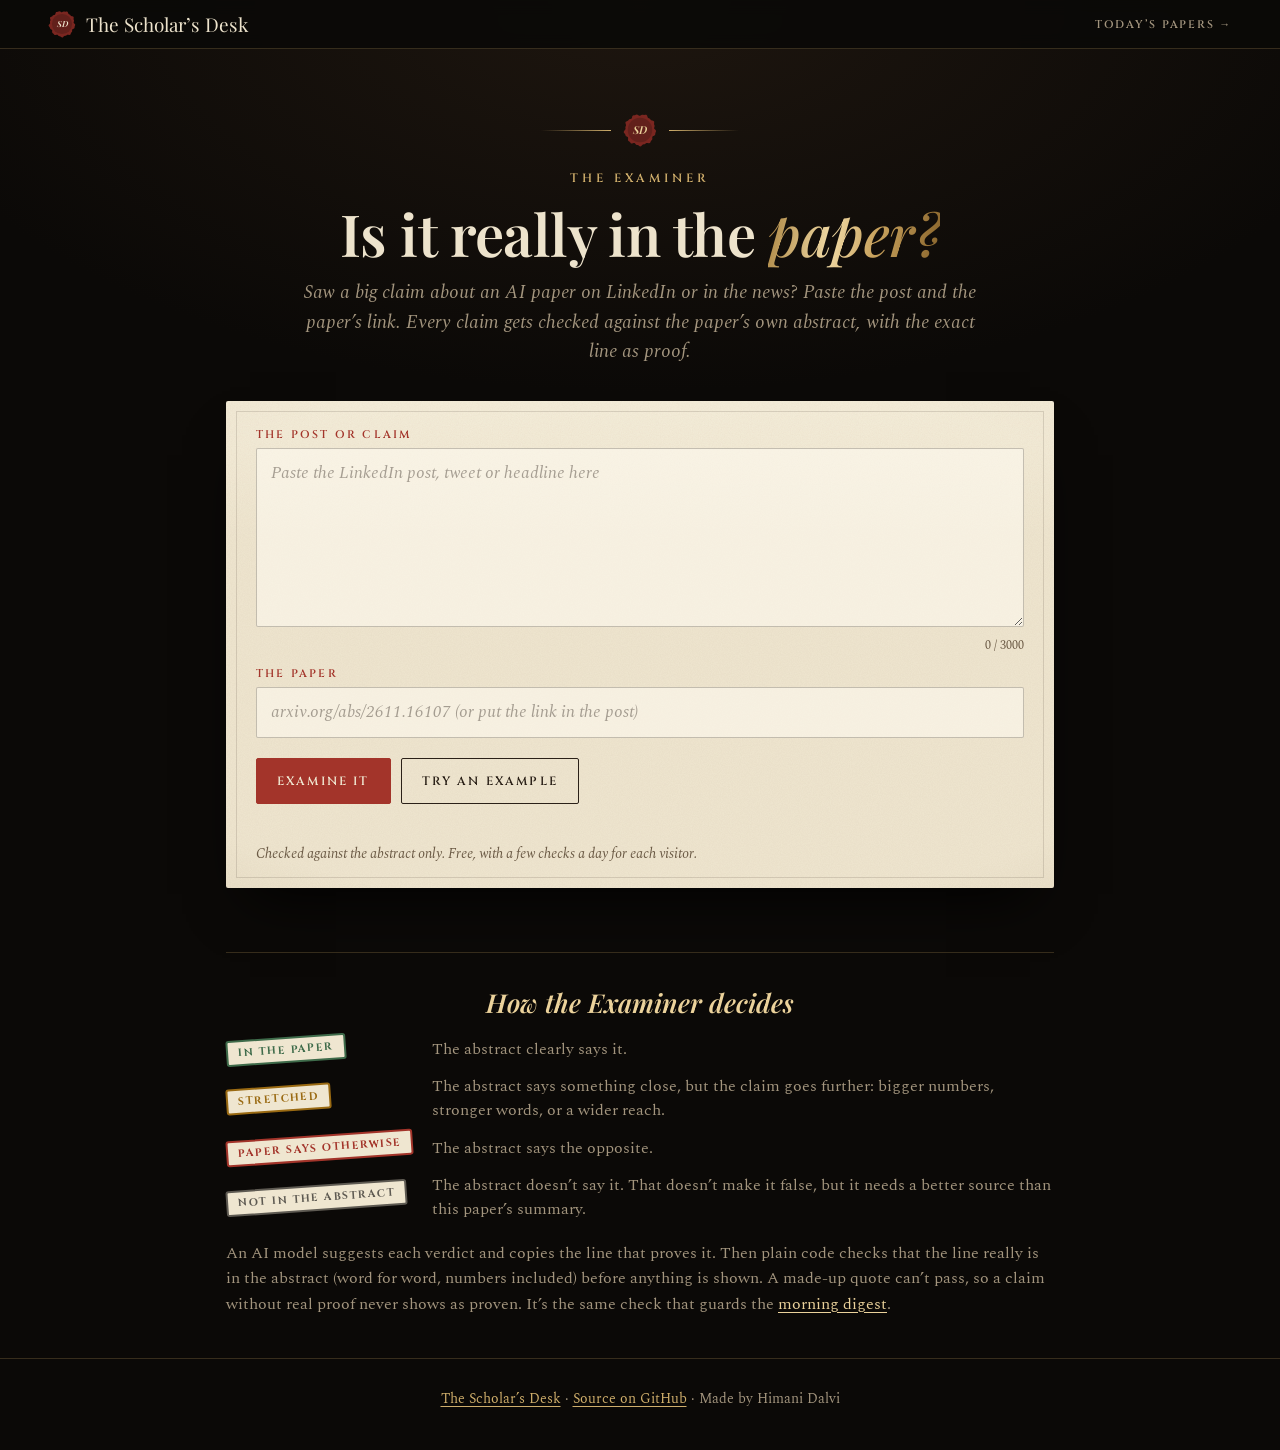
<file: check.html>
<!doctype html>
<html lang="en">
<head>
<meta charset="utf-8">
<meta name="viewport" content="width=device-width, initial-scale=1, viewport-fit=cover">
<style>body{margin:0}[hidden]{display:none!important}</style>
<title>The Examiner · The Scholar's Desk</title>
<meta name="description" content="Saw a big claim about an AI paper? Paste the post and the paper link. Every claim is checked against the paper's own abstract, with the exact line as proof.">
<meta property="og:title" content="Is it really in the paper? · The Examiner">
<meta property="og:description" content="Paste a post about an AI paper. Every claim is checked against the paper's own abstract, with the exact line as proof.">
<meta property="og:type" content="website">
<meta property="og:url" content="https://hixyt.github.io/scholars-desk/check.html">
<meta property="og:image" content="https://hixyt.github.io/scholars-desk/assets/og-check.png">
<meta property="og:image:width" content="1200">
<meta property="og:image:height" content="630">
<meta property="og:image:alt" content="A parchment card with two claims, one stamped In the paper and one stamped Not in the abstract, under the words Is it really in the paper?">
<meta name="twitter:card" content="summary_large_image">
<meta name="theme-color" content="#0B0907">
<link rel="icon" type="image/svg+xml" href="assets/favicon.svg">
<link rel="stylesheet" href="https://fonts.googleapis.com/css2?family=Spectral:ital,wght@0,400;0,500;1,400&family=Playfair+Display:ital,wght@0,600;1,500;1,600&family=Cinzel:wght@500;600;700&family=IM+Fell+English:ital@0;1&display=swap">
<link rel="stylesheet" href="site/check.css?v=4ef207d2">
</head>
<body>
<header class="bar">
  <a class="brand" href="./">
    <svg width="28" height="28" viewBox="0 0 100 100" aria-hidden="true"><polygon data-seal fill="#7A2620"></polygon><circle cx="50" cy="50" r="36" fill="#62201B"></circle><text x="50" y="60" text-anchor="middle" fill="#EDE3CC" style="font:italic 600 30px var(--display)">SD</text></svg>
    The Scholar’s Desk
  </a>
  <a class="bar-link" href="./#folio">Today’s papers →</a>
</header>

<main class="wrap">
  <header class="head">
    <span class="orn" aria-hidden="true"><i></i><svg viewBox="0 0 100 100"><polygon data-seal fill="#7A2620"></polygon><circle cx="50" cy="50" r="36" fill="#62201B"></circle><text x="50" y="61" text-anchor="middle" fill="#EBD29B" style="font:italic 600 32px var(--display)">SD</text></svg><i></i></span>
    <span class="numeral">The Examiner</span>
    <h1>Is it really in the <em>paper?</em></h1>
    <p class="dek">Saw a big claim about an AI paper on LinkedIn or in the news? Paste the post and the paper’s link. Every claim gets checked against the paper’s own abstract, with the exact line as proof.</p>
  </header>

  <p class="closed" id="closed" hidden>The Examiner opens soon. Until then, every line in the <a href="./#margins">morning digest</a> is checked the same way.</p>

  <form class="docket" id="docket" novalidate>
    <label class="f-label" for="post">The post or claim</label>
    <textarea id="post" rows="6" maxlength="3000" placeholder="Paste the LinkedIn post, tweet or headline here"></textarea>
    <p class="count" id="count">0 / 3000</p>
    <label class="f-label" for="paper">The paper</label>
    <input id="paper" type="text" inputmode="url" autocomplete="off" spellcheck="false" placeholder="arxiv.org/abs/2611.16107 (or put the link in the post)">
    <div class="f-actions">
      <button type="submit" class="btn red" id="go">Examine it</button>
      <button type="button" class="btn" id="example">Try an example</button>
    </div>
    <p class="f-msg" id="msg" aria-live="polite"></p>
    <p class="f-small">Checked against the abstract only. Free, with a few checks a day for each visitor.</p>
  </form>

  <section class="work" id="work" hidden aria-live="polite">
    <ol class="steps">
      <li data-step="0">Fetching the abstract from arXiv</li>
      <li data-step="1">Pulling the claims out of the post</li>
      <li data-step="2">Checking each claim against the abstract</li>
      <li data-step="3">Making sure every quote is really there</li>
    </ol>
  </section>

  <section class="verdict" id="verdict" hidden></section>

  <section class="how">
    <h2>How the Examiner decides</h2>
    <dl class="legend">
      <div><dt><span class="stamp s-supported">In the paper</span></dt><dd>The abstract clearly says it.</dd></div>
      <div><dt><span class="stamp s-overstated">Stretched</span></dt><dd>The abstract says something close, but the claim goes further: bigger numbers, stronger words, or a wider reach.</dd></div>
      <div><dt><span class="stamp s-contradicted">Paper says otherwise</span></dt><dd>The abstract says the opposite.</dd></div>
      <div><dt><span class="stamp s-not_in_abstract">Not in the abstract</span></dt><dd>The abstract doesn’t say it. That doesn’t make it false, but it needs a better source than this paper’s summary.</dd></div>
    </dl>
    <p>An AI model suggests each verdict and copies the line that proves it. Then plain code checks that the line really is in the abstract (word for word, numbers included) before anything is shown. A made-up quote can’t pass, so a claim without real proof never shows as proven. It’s the same check that guards the <a href="./#margins">morning digest</a>.</p>
  </section>
</main>

<footer class="foot">
  <a href="./">The Scholar’s Desk</a> · <a href="https://github.com/hixyt/scholars-desk">Source on GitHub</a> · Made by Himani Dalvi
</footer>

<script>window.SD_DESK = {"fn": "https://moflbxuaozrcsqbzrwwt.supabase.co/functions/v1/desk", "checker": true};</script>
<script src="site/check.js?v=4ef207d2"></script>
</body>
</html>
</file>
<file: site/check.css>
/* The Examiner (check.html): the claim checker. Same palette and type as the main site. */
:root{
  --ink:#0B0907;--ink-2:#14100C;--parchment:#EDE3CC;--muted:#A3957E;--gold:#CFAE6B;--gold-hi:#EBD29B;
  --oxblood:#7A2620;--wax-deep:#62201B;--line:rgba(207,174,107,.22);
  --page:#EFE6D0;--page-2:#E5D8BB;--page-fg:#2B2118;--page-muted:#6B5A45;--page-rule:rgba(43,33,24,.14);--red-ink:#A3342A;
  --sage:#3E6B4A;--amber:#9A6A12;--slate:#5E5A52;
  --display:'Playfair Display',Georgia,'Times New Roman',serif;
  --body:'Spectral',Georgia,'Times New Roman',serif;
  --mono:'Cinzel',Georgia,'Times New Roman',serif;
  --hand:'IM Fell English',Georgia,serif;
  --paper-tex:url("data:image/svg+xml,%3Csvg xmlns='http://www.w3.org/2000/svg' width='200' height='200'%3E%3Cfilter id='n'%3E%3CfeTurbulence type='fractalNoise' baseFrequency='.9' numOctaves='3' stitchTiles='stitch'/%3E%3CfeColorMatrix values='0 0 0 0 .35 0 0 0 0 .26 0 0 0 0 .15 0 0 0 .09 0'/%3E%3C/filter%3E%3Crect width='200' height='200' filter='url(%23n)'/%3E%3C/svg%3E");
  color-scheme:dark;
}
*,*::before,*::after{box-sizing:border-box}
html{scroll-behavior:smooth}
body{background:var(--ink);background-image:radial-gradient(1100px 560px at 50% 0,#1E160F,transparent 70%);color:var(--parchment);font-family:var(--body);overflow-x:clip;min-height:100vh}
a{color:var(--gold-hi);text-underline-offset:3px}
:focus-visible{outline:2px solid var(--gold-hi);outline-offset:3px}
.wrap{max-width:860px;margin:0 auto;padding:0 max(16px,env(safe-area-inset-left,0px)) 40px}

.bar{position:sticky;top:0;z-index:5;display:flex;align-items:center;justify-content:space-between;gap:12px;padding:10px max(16px,env(safe-area-inset-left,0px));background:rgba(11,9,7,.9);backdrop-filter:blur(8px);border-bottom:1px solid var(--line)}
@media (min-width:700px){.bar{padding-inline:48px}}
.brand{display:flex;align-items:center;gap:10px;color:var(--parchment);text-decoration:none;font:400 19px/1 var(--display)}
.bar-link{font:600 11px/1 var(--mono);letter-spacing:.16em;text-transform:uppercase;color:var(--muted);text-decoration:none;white-space:nowrap}
.bar-link:hover{color:var(--gold-hi)}

.head{text-align:center;margin:0 auto;padding:64px 0 34px;max-width:680px}
.orn{display:flex;align-items:center;justify-content:center;gap:12px;margin-bottom:18px}
.orn i{display:block;width:70px;height:1px;background:linear-gradient(90deg,transparent,var(--gold))}
.orn i:last-child{transform:scaleX(-1)}
.orn svg{width:34px;height:34px}
.numeral{font:600 12px/1 var(--mono);letter-spacing:.32em;color:var(--gold);text-transform:uppercase}
.head h1{margin:14px 0 14px;font:600 clamp(34px,6vw,58px)/1.06 var(--display);letter-spacing:-.01em;text-wrap:balance}
.head h1 em{font-style:italic;font-weight:500;background:linear-gradient(100deg,#A9823E,#F0D9A4 38%,#C9A35E 62%,#86622A);-webkit-background-clip:text;background-clip:text;color:transparent}
.dek{margin:0 auto;color:var(--muted);font-size:clamp(17px,1.9vw,19px);line-height:1.55;font-style:italic}
.closed{max-width:640px;margin:0 auto 22px;padding:14px 18px;border:1px solid var(--line);border-radius:2px;text-align:center;font:italic 400 17px/1.5 var(--body);color:var(--parchment);background:rgba(21,17,13,.6)}

/* the docket: paper card with the form */
.docket,.card{position:relative;border-radius:2px;color:var(--page-fg);background-color:var(--page);
  background-image:var(--paper-tex),linear-gradient(180deg,rgba(255,250,235,.4),transparent 28%),radial-gradient(130% 100% at 50% 50%,transparent 55%,rgba(120,88,48,.22));
  box-shadow:0 30px 56px -24px rgba(0,0,0,.95)}
.docket{padding:28px 30px 24px}
.docket::before{content:"";position:absolute;inset:10px;border:1px solid var(--page-rule);pointer-events:none}
.f-label{display:block;margin:0 0 8px;font:600 11px/1 var(--mono);letter-spacing:.2em;text-transform:uppercase;color:var(--red-ink)}
.count{margin:6px 0 16px;text-align:right;font:400 12px/1 var(--body);color:var(--page-muted)}
.docket textarea,.docket input{position:relative;width:100%;padding:12px 14px;border:1px solid rgba(43,33,24,.25);border-radius:2px;background:rgba(255,252,242,.55);color:var(--page-fg);font:400 17px/1.5 var(--body);resize:vertical}
.docket textarea:focus,.docket input:focus{outline:none;border-color:var(--red-ink);background:rgba(255,252,242,.85)}
.docket textarea::placeholder,.docket input::placeholder{color:rgba(43,33,24,.4);font-style:italic}
.f-actions{display:flex;flex-wrap:wrap;gap:10px;margin-top:20px}
.btn{display:inline-flex;align-items:center;justify-content:center;min-height:46px;padding:0 20px;border:1px solid var(--page-fg);border-radius:2px;background:transparent;color:var(--page-fg);font:600 12px/1 var(--mono);letter-spacing:.18em;text-transform:uppercase;text-decoration:none;cursor:pointer;transition:background .2s,color .2s}
.btn.red{border-color:var(--red-ink);background:var(--red-ink);color:var(--page)}
.btn.red:hover{background:#8A2A22}
.btn:disabled{opacity:.55;cursor:default}
.f-msg{min-height:1.4em;margin:12px 0 0;font:italic 400 16px/1.45 var(--body);color:var(--red-ink)}
.f-small{margin:4px 0 0;font:italic 400 14px/1.5 var(--body);color:var(--page-muted)}

/* working */
.work{margin:28px auto 0;max-width:520px}
.steps{list-style:none;margin:0;padding:0;display:grid;gap:12px}
.steps li{position:relative;padding-left:34px;font:italic 400 17px/1.4 var(--body);color:var(--muted);opacity:.45;transition:opacity .4s,color .4s}
.steps li::before{content:"";position:absolute;left:4px;top:4px;width:16px;height:16px;border:1px solid var(--gold);border-radius:50%}
.steps li.now{opacity:1;color:var(--parchment)}
.steps li.now::before{border-top-color:transparent;animation:spin .9s linear infinite}
.steps li.done{opacity:1;color:var(--gold-hi)}
.steps li.done::before{content:"✓";display:grid;place-items:center;border-color:var(--gold);background:var(--gold);color:var(--ink);font:700 11px/1 var(--body)}
@keyframes spin{to{transform:rotate(360deg)}}

/* the verdict */
.verdict{margin-top:36px}
.v-paper{padding:22px 26px;margin-bottom:22px}
.v-kicker{margin:0 0 8px;font:600 11px/1 var(--mono);letter-spacing:.2em;text-transform:uppercase;color:var(--red-ink)}
.v-title{margin:0 0 8px;font:italic 600 clamp(22px,3vw,28px)/1.25 var(--display)}
.v-title a{color:var(--page-fg);text-decoration-color:rgba(43,33,24,.3)}
.v-meta{margin:0;font:400 14.5px/1.5 var(--body);color:var(--page-muted)}
.v-sum{margin:30px 0 14px;text-align:center}
.v-sum h2{margin:0 0 6px;font:italic 600 clamp(26px,4vw,36px)/1.2 var(--display);color:var(--parchment);text-wrap:balance}
.v-sum p{margin:0;color:var(--muted);font-style:italic;font-size:16.5px}
.v-bar{display:flex;height:10px;margin:18px auto 8px;max-width:520px;border-radius:5px;overflow:hidden;background:#2A211A}
.v-bar span{display:block;height:100%}
.v-keys{display:flex;flex-wrap:wrap;justify-content:center;gap:6px 16px;margin:0 0 26px;font:600 10.5px/1 var(--mono);letter-spacing:.14em;text-transform:uppercase;color:var(--muted)}
.v-keys b{display:inline-block;width:9px;height:9px;margin-right:6px;border-radius:50%;vertical-align:-1px}

.claims{list-style:none;margin:0;padding:0;display:grid;gap:16px;counter-reset:c}
.claim{position:relative;padding:22px 26px 20px 62px;opacity:0;transform:translateY(14px);animation:rise .55s cubic-bezier(.2,.8,.2,1) forwards;animation-delay:calc(var(--i) * 140ms)}
.claim::before{counter-increment:c;content:counter(c,upper-roman);position:absolute;left:22px;top:22px;font:italic 600 20px/1 var(--display);color:var(--red-ink)}
.c-text{margin:0 0 12px;padding-right:150px;font:italic 500 19px/1.45 var(--display)}
.claim.v-not_in_abstract .c-text,.claim.v-contradicted .c-text{text-decoration:line-through;text-decoration-color:rgba(163,52,42,.55);text-decoration-thickness:1.5px}
.c-proof{margin:0 0 8px;padding-left:14px;border-left:3px solid var(--gold);font:400 15.5px/1.55 var(--body);color:var(--page-fg)}
.c-proof b,.c-why b{font:600 10px/1 var(--mono);letter-spacing:.16em;text-transform:uppercase;color:var(--page-muted);margin-right:6px}
.c-why{margin:0;font:italic 400 15px/1.5 var(--body);color:var(--page-muted)}
.claim .stamp{position:absolute;right:18px;top:18px;transform:rotate(-7deg)}
@keyframes rise{to{opacity:1;transform:none}}

.stamp{display:inline-block;padding:6px 10px 5px;border:2px solid currentColor;border-radius:3px;font:700 10.5px/1 var(--mono);letter-spacing:.14em;text-transform:uppercase;white-space:nowrap;mix-blend-mode:multiply}
.s-supported{color:var(--sage)}
.s-overstated{color:var(--amber)}
.s-contradicted{color:var(--red-ink)}
.s-not_in_abstract{color:var(--slate)}
.claim .stamp{animation:thump .45s cubic-bezier(.3,1.6,.5,1) both;animation-delay:calc(var(--i) * 140ms + 380ms)}
@keyframes thump{0%{opacity:0;transform:scale(1.8) rotate(-18deg)}100%{opacity:1;transform:scale(1) rotate(-7deg)}}

.v-note{margin:22px 0 0;padding:16px 20px;border:1px solid var(--line);border-radius:2px;font:italic 400 15.5px/1.55 var(--body);color:var(--muted);background:rgba(21,17,13,.55)}
.v-empty{padding:24px 26px;text-align:center;font:italic 400 18px/1.5 var(--body)}
.v-share{display:flex;flex-wrap:wrap;justify-content:center;gap:10px;margin:26px 0 0}
.v-share .btn{border-color:var(--line);color:var(--parchment);background:rgba(21,17,13,.7)}
.v-share .btn:hover{border-color:var(--gold);color:var(--gold-hi)}
.v-share .btn.gold{border-color:var(--gold);background:var(--gold);color:var(--ink)}
.v-post{margin:24px 0 0}
.v-post summary{cursor:pointer;font:600 11px/1 var(--mono);letter-spacing:.16em;text-transform:uppercase;color:var(--muted);list-style:none;text-align:center}
.v-post summary::-webkit-details-marker{display:none}
.v-post blockquote{margin:12px 0 0;padding:14px 18px;border-left:3px solid var(--line);white-space:pre-wrap;font:italic 400 15.5px/1.55 var(--body);color:var(--muted)}

.how{margin:64px 0 0;padding-top:34px;border-top:1px solid var(--line)}
.how h2{margin:0 0 18px;text-align:center;font:italic 600 26px/1.2 var(--display);color:var(--gold-hi)}
.legend{margin:0 0 20px;display:grid;gap:12px}
.legend div{display:grid;grid-template-columns:190px minmax(0,1fr);gap:16px;align-items:center}
.legend dt .stamp{background:var(--page);mix-blend-mode:normal;transform:rotate(-4deg)}
.legend dd{margin:0;color:var(--muted);font-size:16px;line-height:1.5}
.how p{margin:0;color:var(--muted);font-size:16px;line-height:1.6}
.foot{padding:30px 16px 40px;text-align:center;font:400 13.5px/1.6 var(--body);color:var(--muted);border-top:1px solid var(--line)}
.foot a{color:var(--gold)}

@media (max-width:620px){
  .head{padding-top:44px}
  .docket{padding:24px 18px 20px}
  .claim{padding:18px 18px 18px 50px}
  .claim::before{left:16px;top:20px}
  .c-text{padding-right:0;font-size:18px}
  .claim .stamp{position:static;display:inline-block;margin:0 0 10px;transform:rotate(-3deg)}
  .legend div{grid-template-columns:1fr;gap:6px}
  .brand{font-size:17px}
}
@media (prefers-reduced-motion:reduce){
  .claim,.claim .stamp{animation:none;opacity:1;transform:none}
  .claim .stamp{transform:rotate(-7deg)}
  .steps li.now::before{animation:none}
}
</file>
